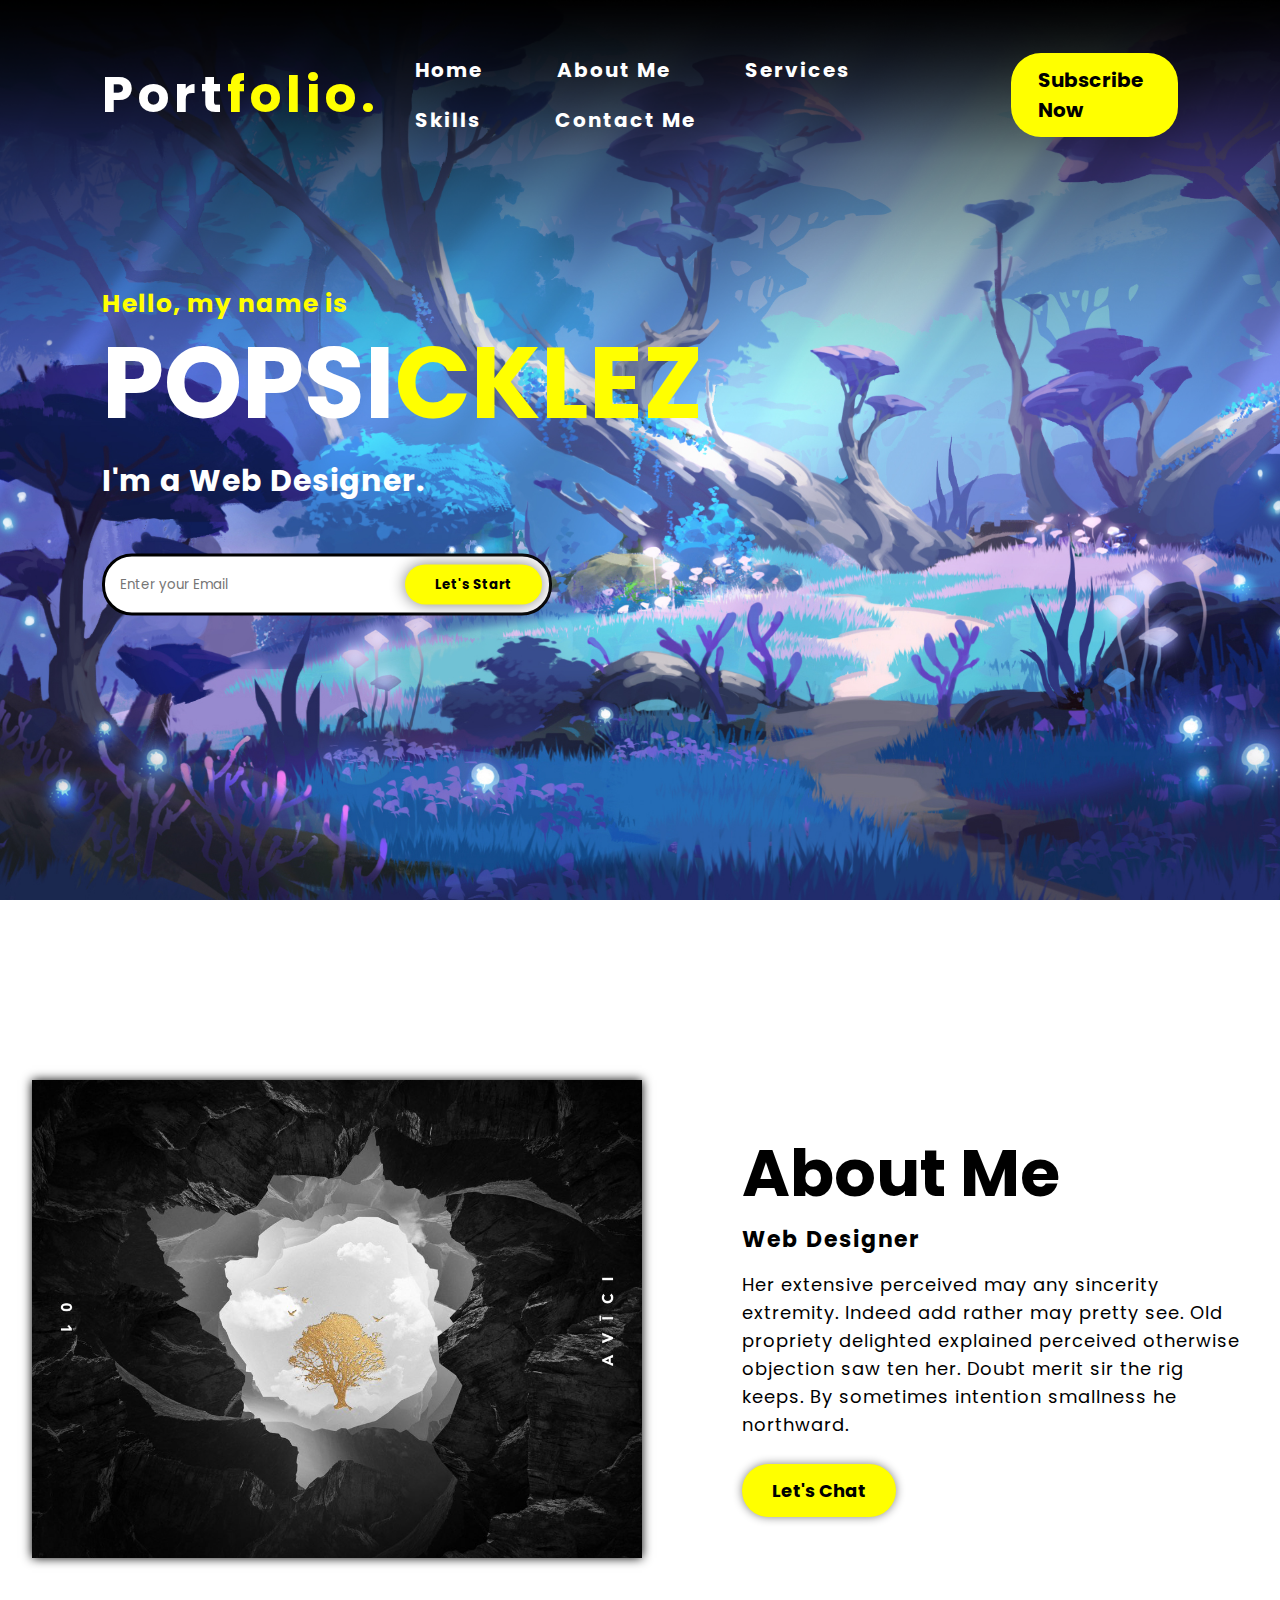
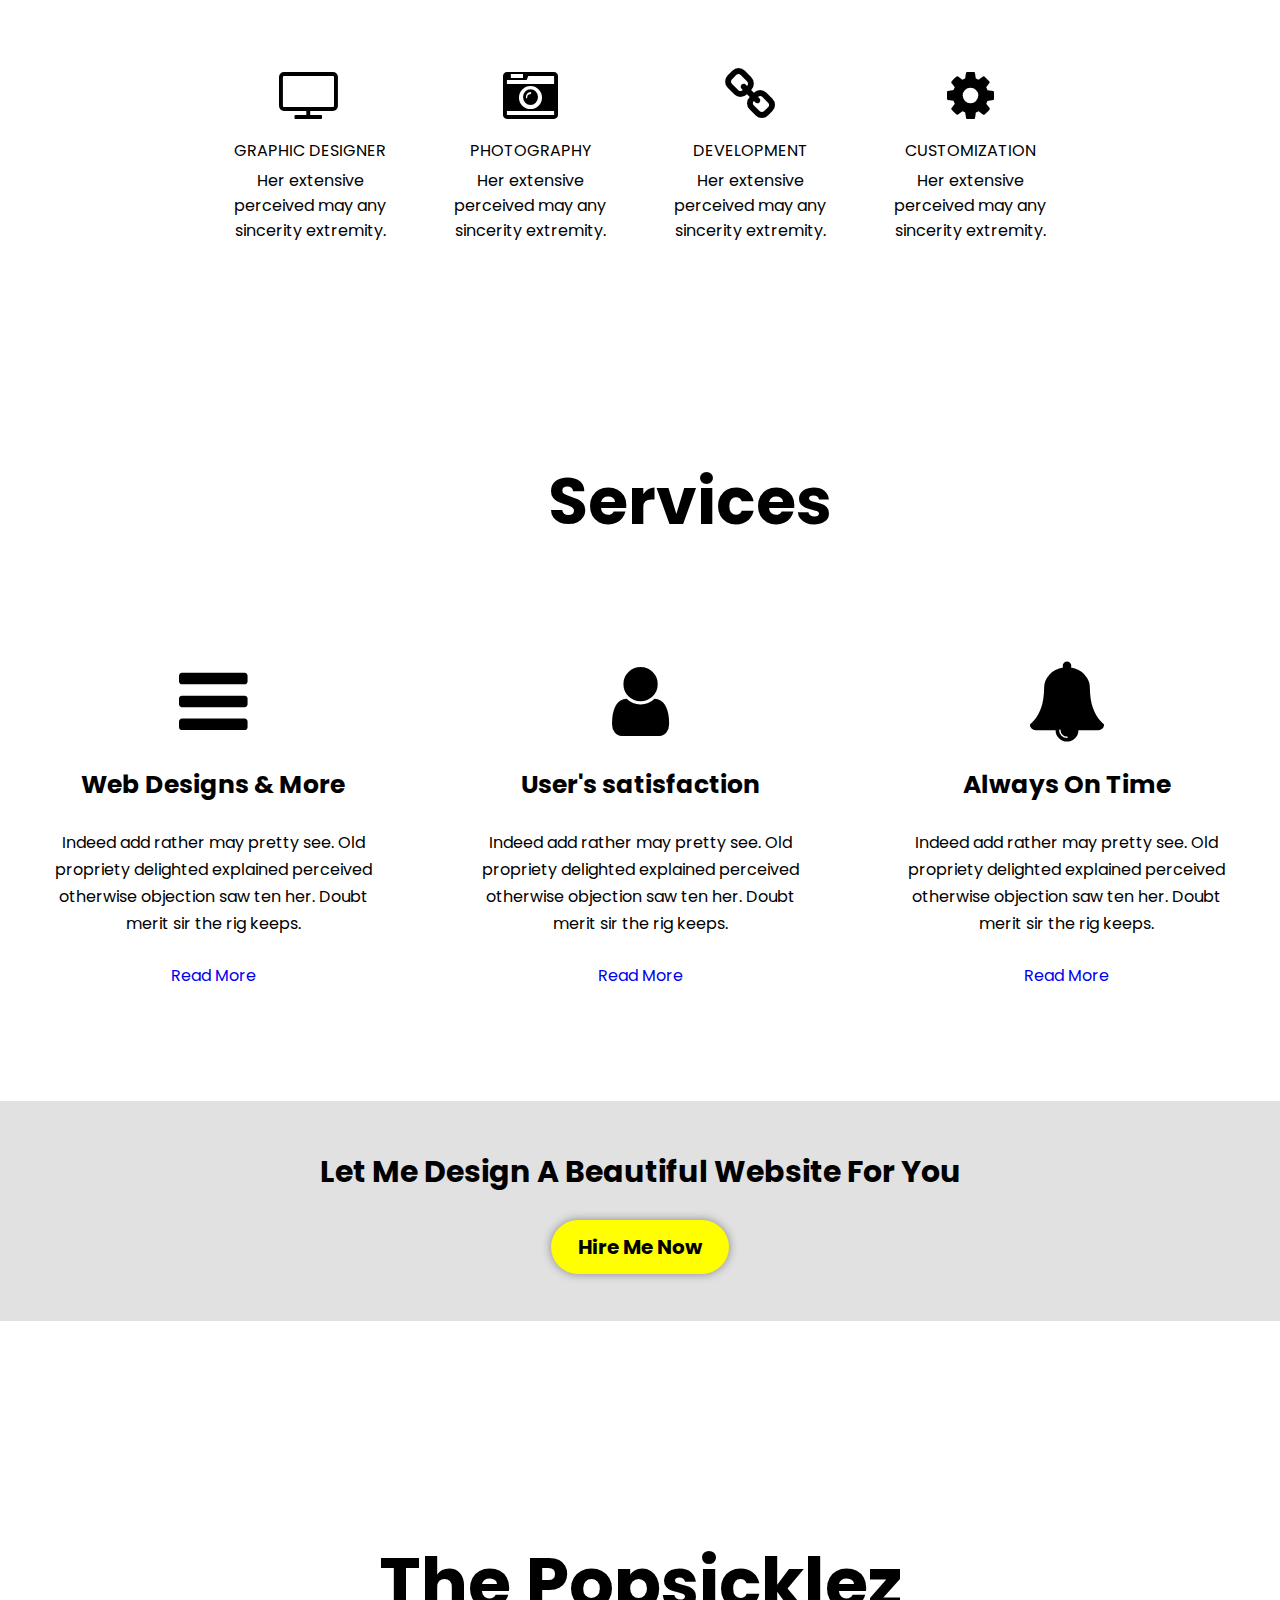
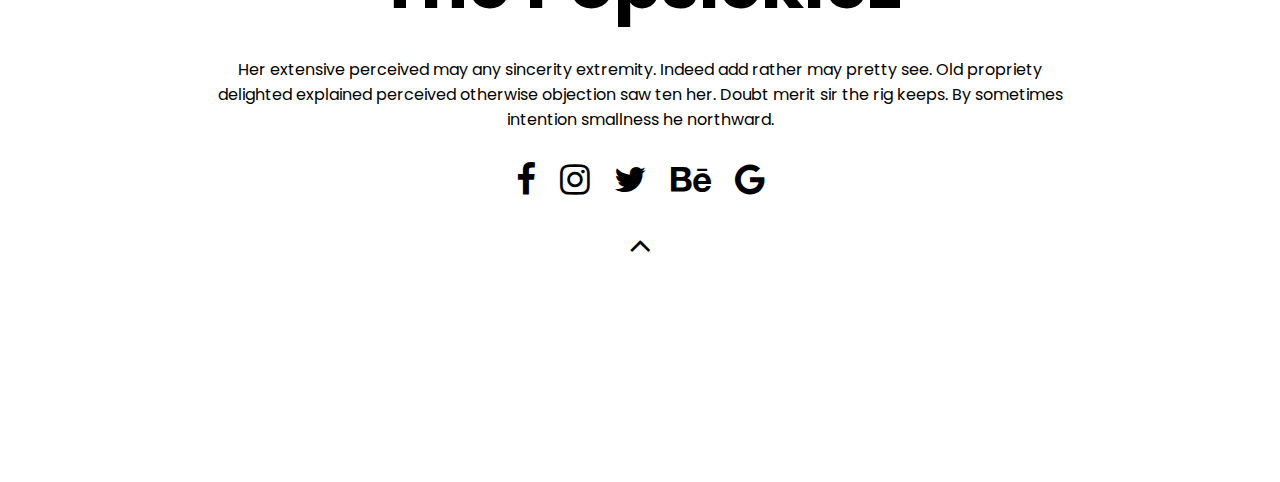
<file: index.html>
<!doctype html>
<html>
<head>
<meta charset="utf-8">
<title>Do Dang Khoa</title>
<link href="css/css.css" rel="stylesheet" type="text/css">
<link rel="preconnect" href="https://fonts.googleapis.com">
<link rel="preconnect" href="https://fonts.gstatic.com" crossorigin>
<link href="https://fonts.googleapis.com/css2?family=Poppins:ital,wght@0,400;0,500;1,400&display=swap" rel="stylesheet">
<link rel="stylesheet" href="https://cdnjs.cloudflare.com/ajax/libs/font-awesome/4.7.0/css/font-awesome.min.css">
</head>

<body>
	<div class="header">
		<nav>
			<h2 class="logo">Port<font color="yellow">folio.</font></h2>
			<ul>
				<li><a href="">Home</a></li>
				<li><a href="">About Me</a></li>
				<li><a href="">Services</a></li>
				<li><a href="">Skills</a></li>
				<li><a href="">Contact Me</a></li>
			</ul>
			<a href="contact form.html" class="btn">Subscribe Now</a>
		</nav>
	
	  <div class="content">
		<h4>Hello, my name is</h4>
	 	<h1>POPSI<font color="yellow">CKLEZ</font></h1>
	 	  <h3>I'm a Web Designer.</h3>
		  <div class="newsletter">
			  <form style="display: inline-block;">
					<input type="email" name="email" id="mail" placeholder="Enter your Email">
					<input type="submit" name="submit" id="submit" value="Let's Start">
				</form>
			</div>
	  </div>
	</div>
	
	<section class="about">
		<div class="main">
			<img src="image/1200x1200bf-60.jpg.png" alt="avicii">
			<div class="maintext">
			<h2>About Me</h2>
			<h5>Web Designer</h5>
			<p>Her extensive perceived may any sincerity extremity. Indeed add rather may pretty see. Old propriety delighted explained perceived otherwise objection saw ten her. Doubt merit sir the rig keeps. By sometimes intention smallness he northward.</p>
			<button type="button"><a href="contact form.html" style="text-decoration: none; color: black;">Let's Chat</a></button>
			</div>
		</div>
		<div class="aboutbottom">
			<div><i class="fa fa-television"></i><p>GRAPHIC DESIGNER</p><p class="p1">Her extensive perceived may any sincerity extremity.</p></div>
			<div><i class="fa fa-camera-retro"></i><p>PHOTOGRAPHY</p><p class="p1">Her extensive perceived may any sincerity extremity.</p></div>
			<div><i class="fa fa-link"></i><p>DEVELOPMENT</p><p class="p1">Her extensive perceived may any sincerity extremity.</p></div>
			<div><i class="fa fa-cog"></i><p>CUSTOMIZATION</p><p class="p1">Her extensive perceived may any sincerity extremity.</p></div>
		</div>
	</section>
	
	<div class="service">
		<h2>Services</h2>
		<div class="servicecard">
			<div class="card1">
				<i class="fa fa-bars"></i>
				<h5>Web Designs & More</h5>
				<p style="margin: 25px 0;">Indeed add rather may pretty see. Old propriety delighted explained perceived otherwise objection saw ten her. Doubt merit sir the rig keeps.</p>
				<p style="text-align: center;"><a href="#" style="text-decoration: none;">Read More</a></p>
			</div>
			
			<div class="card1">
				<i class="fa fa-user"></i>
				<h5>User's satisfaction</h5>
				<p style="margin: 25px 0;">Indeed add rather may pretty see. Old propriety delighted explained perceived otherwise objection saw ten her. Doubt merit sir the rig keeps.</p>
				<p style="text-align: center;" class="btn1"><a href="#" style="text-decoration: none;">Read More</a></p>
			</div>
			
			<div class="card1">
				<i class="fa fa-bell"></i>
				<h5>Always On Time</h5>
				<p style="margin: 25px 0;">Indeed add rather may pretty see. Old propriety delighted explained perceived otherwise objection saw ten her. Doubt merit sir the rig keeps.</p>
				<p style="text-align: center;" class="btn1"><a href="#" style="text-decoration: none;">Read More</a></p>
			</div>
		</div>
	</div>
	
	<div class="contact">
		<p>Let Me Design A Beautiful Website For You</p>
		<a href="contact form.html" class="btn1">Hire Me Now</a>
	</div>
	
	<div class="footer">
		<h1>The Popsicklez</h1>
		<p style="margin: 20px 0;">Her extensive perceived may any sincerity extremity. Indeed add rather may pretty see. Old propriety delighted explained perceived otherwise objection saw ten her. Doubt merit sir the rig keeps. By sometimes intention smallness he northward.</p>
		<div class="icons" style="text-align: center;">
			<i class="fa fa-facebook fb"></i>
			<i class="fa fa-instagram ins"></i>
			<i class="fa fa-twitter tw"></i>
			<i class="fa fa-behance be"></i>
			<i class="fa fa-google gg"></i>
		</div>
		<i class="fa fa-angle-up angleup" style="margin-top: 10px;"></i>
	</div>
</body>
</html>
</file>
<file: css/css.css>
@charset "utf-8";
*{
	padding: 0;
	margin: 0;
	font-family: 'Poppins', sans-serif;
	box-sizing: border-box;
}
.header {
	height: 100vh;
	width: 100%;
	background-image: url("../image/1161890(1).jpg.png");
	background-size: cover;
	background-position: center;
}
.contactform {
	height: 100vh;
	width: 100%;
	background-image: url("../image/1123013(2).jpg.png");
	background-size: cover;
	background-position: center;
}
nav {
	display: flex;
	align-items: center;
	justify-content: space-between;
	padding: 45px 8%;
}
nav ul li{
	list-style-type: none;
	display: inline-block;
	padding: 10px 35px;
}
nav ul li a {
	color: white;
	text-decoration: none;
	font-weight: bold;
	text-transform: capitalize;
	font-size: 20px;
	letter-spacing: 2px;
}
nav ul li a:hover {
	color: yellow;
	transition: 0.4s;
}
.logo {
	color: white;
	font-size: 50px;
	letter-spacing: 5px;
	cursor: pointer;
}
.btn {
	background-color: yellow;
	color: black;
	text-decoration: none;
	border: 2px solid transparent;
	font-weight: bold;
	font-size: 20px;
	padding: 10px 25px;
	border-radius: 30px;
}


.content {
	position: absolute;
	top: 50%;
	left: 8%;
	transform: translateY(-50%);
}
.content h1 {
	color: white;
	font-size: 100px;
	margin: -15px 0 0 0;
}
.content h3 {
	color: white;
	font-size: 30px;
	margin-bottom: 50px;
	letter-spacing: 1px;
}
.content h4 {
	color: yellow;
	letter-spacing: 1px;
	font-size: 25px;
}
.newsletter form {
	width: 450px;
	max-width: 100%;
	position: relative;
	display: inline-block;
}
.newsletter form #mail {
	width: 100%;
	padding: 18px 130px 18px 15px;
	border: 3px solid black;
	outline: none;
	border-radius: 30px;
}
.newsletter form #submit {
	position: absolute;
	cursor: pointer;
	outline: none;
	border: none;
	padding: 10px 30px;
	border-radius: 30px;
	background-color: yellow;
	font-weight: bold;
	box-shadow: 0 0 0 #000, 0 0 15px #858585;
	top: 11px; right: 10px;
}
.about {
	width: 100%;
	padding: 180px 0;
}
.main {
	width: 1380px;
	max-width: 95%;
	margin: 0 auto;
	display: flex;
	align-items: center;
	justify-content: space-between;
}
.about img {
	height: auto;
	width: 610px;
	margin-right: 100px;
	box-shadow: 0 0 0 #000, 0 0 10px black;
}
.maintext {
	width: 720px;
	margin-bottom: 50px;
}
.maintext h2 {
	font-size: 65px;
	text-transform: capitalize;
}
.maintext h5 {
	letter-spacing: 2px;
	font-size: 22px;
	margin: 0 0 15px 0;
	text-transform: capitalize;
}
.maintext p {
	letter-spacing: 1px;
	line-height: 28px;
	font-size: 18px;
	margin-bottom: 25px;
}
.maintext button {
	position: absolute;
	outline: none;
	border: none;
	text-decoration: none;
	padding: 13px 30px;
	border-radius: 30px;
	background-color: yellow;
	font-size: 18px;
	font-weight: bold;
	box-shadow: 0 0 0 #000, 0 0 10px #858585;
	transition: 0.8s;
}
.maintext button:hover {
	background-color: transparent;
	border: 0px solid yellow;
	cursor: pointer;
}
.aboutbottom {
	display: flex;
	padding: 110px 200px 0;
	text-align: center;
}
.aboutbottom i {
	font-size: 55px;
	padding-bottom: 15px;
}
.aboutbottom .p1 {
	width: 85%;
	margin: auto;
	padding-top: 5px;
}
.service {
	width: 100%;
	padding-bottom: 50px;
}
.service h2 {
	width: 1380px;
	font-size: 65px;
	margin: 30px auto 50px;
	text-align: center;
}
.servicecard {
	display: flex;
	justify-content: center;
	align-items: center;
	min-height: 400px;
}
.servicecard .card1 {
	height: 420px;
	width: 420px;
	padding: 20px 35px;
	border-radius: 20px;
	margin: 15px;
	position: relative;
	overflow: hidden;
	text-align: center;
}
.servicecard .card1 i {
	font-size: 80px;
	display: block;
	text-align: center;
	margin: 25px 0;
}
.servicecard .card1 h5 {
	font-size: 25px;
	cursor: default;
}
.servicecard .card1:hover {
	background: Yellow;
	transition: 0.8s;
	box-shadow: 0 0 0 #000, 0 0 10px #858585;
}
.card1 p {
	font-size: 16px;
	line-height: 27px;
	cursor: default;
}
.contact {
	width: 100%;
	height: 220px;
	background: #E1E1E1;
	display: flex;
	align-items: center;
	flex-direction: column;
	justify-content: center;
}
.contact p {
	font-size: 30px;
	font-weight: bold;
	margin-bottom: 25px;
	
}
.contact .btn1 {
	background-color: yellow;
	color: black;
	text-decoration: none;
	border: 2px solid transparent;
	font-weight: bold;
	font-size: 20px;
	padding: 10px 25px;
	border-radius: 30px;
	box-shadow: 0 0 0 #000, 0 0 10px #858585;
}
.footer {
	padding: 210px;
	text-align: center;
	align-items: center;
}
.footer i{
	padding: 10px;
	font-size: 35px;
}
.contactform i{
	color: white;
	padding: 10px;
	font-size: 35px;
	margin-bottom: 20px;
}
.footer h1{
	font-size: 70px;
}
@keyframes iconsmovement{
	0%{
		transform: translateY(0)
	}
	50%{
		transform: translateY(20px)
	}
	100%{
		transform: translateY(0)
	}
}
@keyframes iconsmovement2{
	0%{
		transform: translateY(0)
	}
	50%{
		transform: translateY(5px)
	}
	100%{
		transform: translateY(0)
	}
}
.angleup{
	animation: iconsmovement;
	animation-iteration-count: infinite;
	animation-duration: 1.2s;
}
.fb:hover{
	animation: iconsmovement2;
	animation-duration: 1s;
}
.ins:hover{
	animation: iconsmovement2;
	animation-duration: 1s;
}
.tw:hover{
	animation: iconsmovement2;
	animation-duration: 1s;
}
.be:hover{
	animation: iconsmovement2;
	animation-duration: 1s;
}
.gg:hover{
	animation: iconsmovement2;
	animation-duration: 1s;
}
</file>
